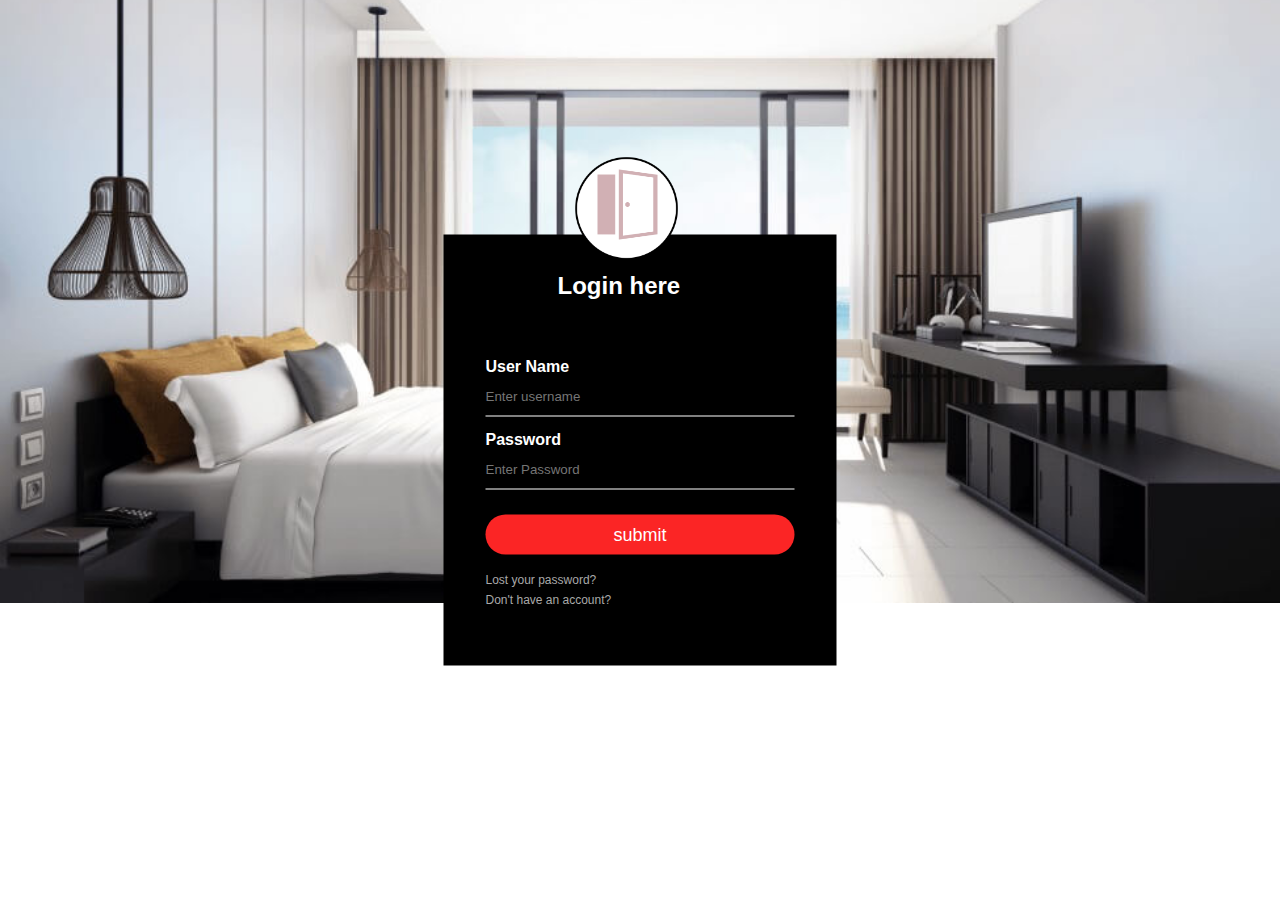
<file: login.html>
<!DOCTYPE html>
<html lang="en">

<head>
    <meta charset="UTF-8">
    <meta http-equiv="X-UA-Compatible" content="IE=edge">
    <meta name="viewport" content="width=device-width, initial-scale=1.0">
    <title>Login</title>
</head>
<style>
    * {
        margin: 0;
        padding: 0;
        font-family: sans-serif;
    }

    body {
        background: url(img/si.jpeg) no-repeat;
        height: 564px;
        background-size: cover;
        background-position: center;
    }

    .loginbox {
        width: 393px;
        height: 431px;
        background: #000;
        color: #fff;
        top: 50%;
        position: absolute;
        transform: translate(-50%, -50%);
        box-sizing: border-box;
    }

    .box {
        padding-left: 40rem;
    }

    .circle {
        border-color: #fff;
        width: 120px;
        height: 120px;
        padding-left: 123px;
        position: absolute;
        top: -20%;
        left: calc(-50%, -50%);
    }

    .logo {
        width: 60px;
        height: 70px;
        padding-left: 154px;
        position: absolute;
        top: -15%;
        left: calc(-50%, -50%);
    }

    form {
        font-family: sans-serif;
        padding: 7px 42px;
    }

    form p {
        font-weight: bold;
        padding-top: 14px;

    }

    .box input[type="text"],
    input[type="password"] {
        border: none;
        border-bottom: 1px solid #fff;
        background: transparent;
        outline: none;
        height: 40px;
        margin: 0;
        color: #fff;
        font-size: 16;
    }

    .box input {
        width: 100%;
        margin: 0;

    }

    .box input[type="submit"] {
        border: none;
        outline: none;
        transition: 1s;
        height: 40px;
        background: #fb2525;
        color: #fff;
        font-size: 18px;
        border-radius: 20px;
    }

    .box input[type="submit"]:hover {
        cursor: pointer;
        background: #ffc107;
        color: #000;
    }

    .box a {
        text-decoration: none;
        font-size: 12px;
        line-height: 20px;
        color: darkgray;
    }

    .box a:hover {
        color: #ffc107;
    }

    .box h2 {
        padding: 37px 114px;
        font-weight: bold;
    }

    #formerror {
        color: red;
        font-size: 0.75rem;
       
    }
    #formerror2 {
        color: red;
        font-size: 0.75rem;
       
    }

    .bt {
        padding-top: 25px;
        padding-bottom: 15px;
    }
</style>

<body>

    <div class="box">
        <div class="loginbox">
            <img src="./img/circle.png" class="circle" alt="white" method="post">
            <img src="./logo.png" alt="logo" class="logo">
            <h2>Login here</h2>


            <form name="myForm" action="/action_page.php" onsubmit="return validateForm()" method="post">
                <p>User Name</p>
                <div class="fdegign" id="n">
                    <input type="text" name="fname" placeholder="Enter username">
                    <spam id="formerror"></spam>
                </div>
                <p>Password</p>
                <input type="password" name="name" placeholder="Enter Password">
                <spam id="formerror2"></spam>
                <div class="bt">
                    <input class="but" type="submit" value="submit">
                </div>
                <a href="#">Lost your password?</a><br>
                <a href="a">Don't have an account?</a>
            </form>
        </div>
    </div>
    <script>
        function validateForm() {
            let x = document.forms["myForm"]["fname"].value;
            let y = document.forms["myForm"]["name"].value;
            if (x == "" && y == "") {
                alert("Both must be filled out");
                return false;
            }else if(x == ""){
                document.getElementById("formerror").innerHTML="name must be filled out";
                return false;
            }else if(y == "" ){
                document.getElementById("formerror2").innerHTML="Password must be filled out";
                return false;
            }
            else if(x.length<8){
                document.getElementById("formerror").innerHTML="Name should be grater then 8";
                return false;
            }else if(y.length<6){
                document.getElementById("formerror2").innerHTML="Password should be grater then 6";
                return false;
            }else{
                
                return true;
            }
            

        }
    </script>
</body>

</html>
</file>
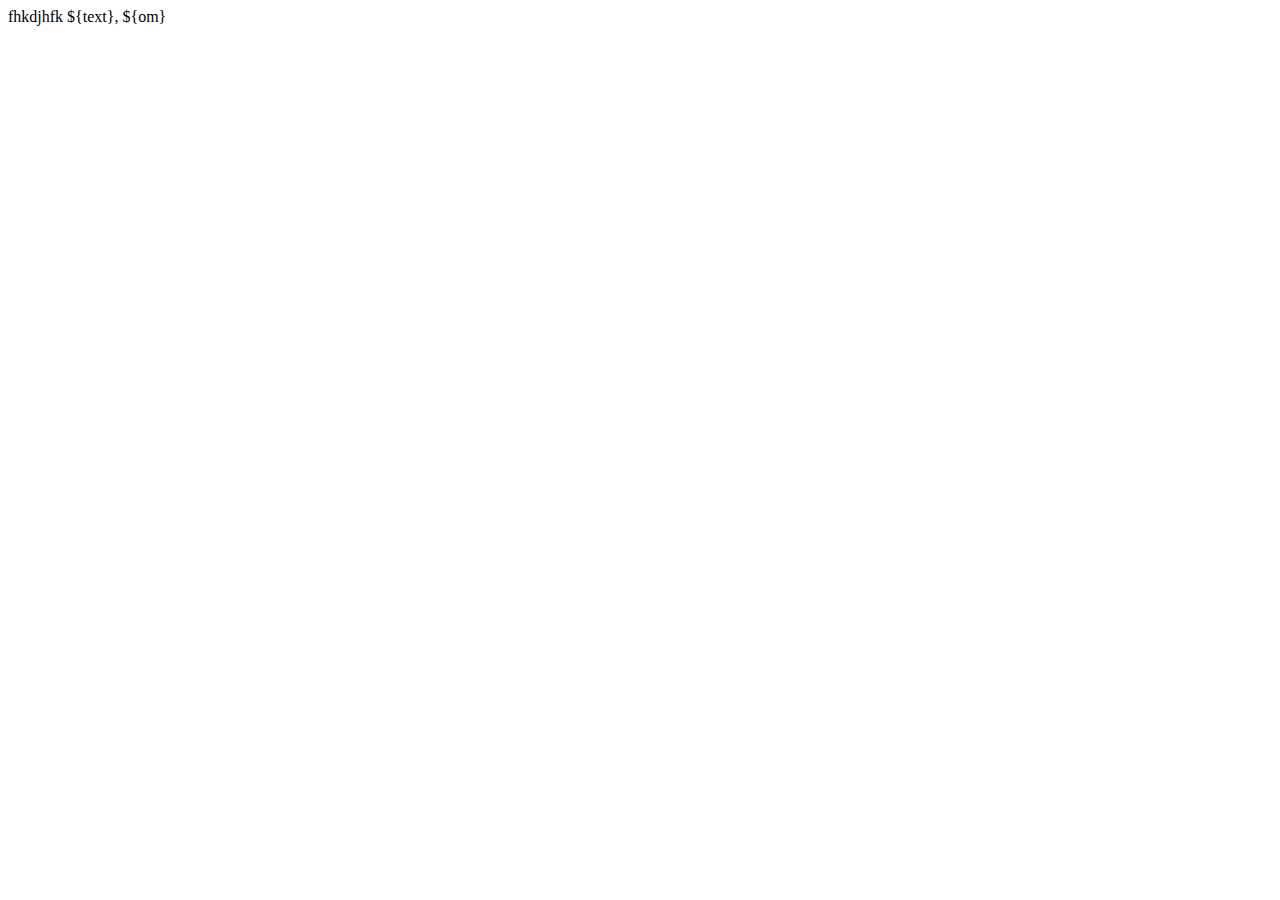
<file: pr.html>
<html>
    <haed><title>pr</title>
        </haed>
        <body>
            <p id="demo"></p>
            <script>
                let text=" hsdjkfhk";
                let om="djsgf fg";
                let x='fhkdjhfk ${text}, ${om}';
                document.getElementById("demo").innerHTML=x;
            </script>
        </body>
        </html>
</file>
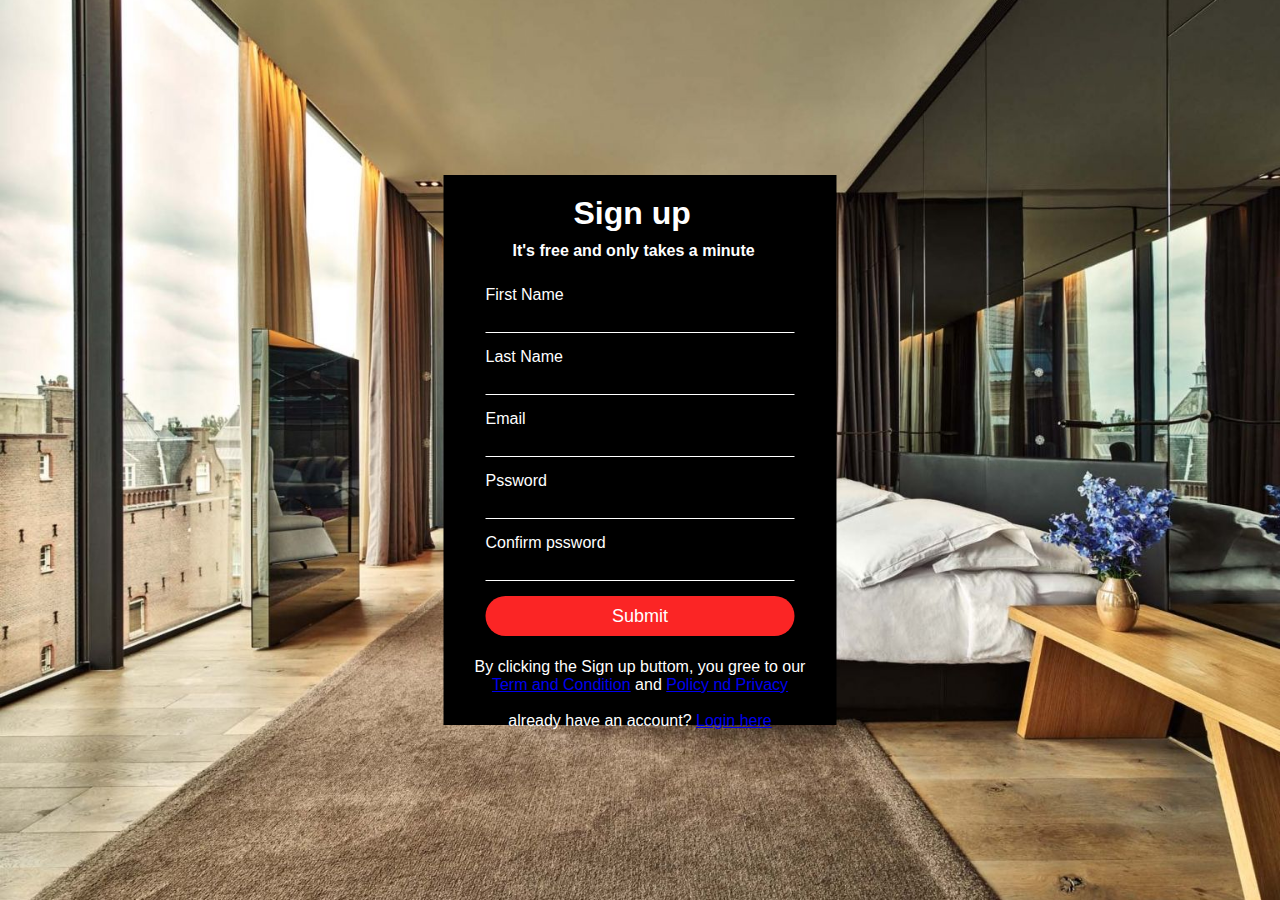
<file: sign-up.html>
<html>

<head>
    <title>sign up</title>
</head>
<link rel="stylesheet" href="sign-up.css">

<body class="sign">
    <div class="sign-box">
        <div class="sign-up">
            <h1>Sign up</h1>
            <h4>It's free and only takes a minute</h4>
            <form>
                <label>First Name</label>
                <input type="text" placeholder="">
                <label>Last Name</label>
                <input type="text" placeholder="">
                <label>Email</label>
                <input type="email" placeholder="">
                <label>Pssword</label>
                <input type="password" placeholder="">
                <label>Confirm pssword</label>
                <input type="password" placeholder="">
                <input type="button" value="Submit">
            </form>
            <p>By clicking the Sign up buttom, you gree to our<br>
                <a href="#">Term and Condition</a> and <a href="#">Policy nd Privacy</a>
            </p><br>
            <p>already have an account? <a href="login.html">Login here</a></p><br>
        </div>
    </div>
</body>

</html>
</file>
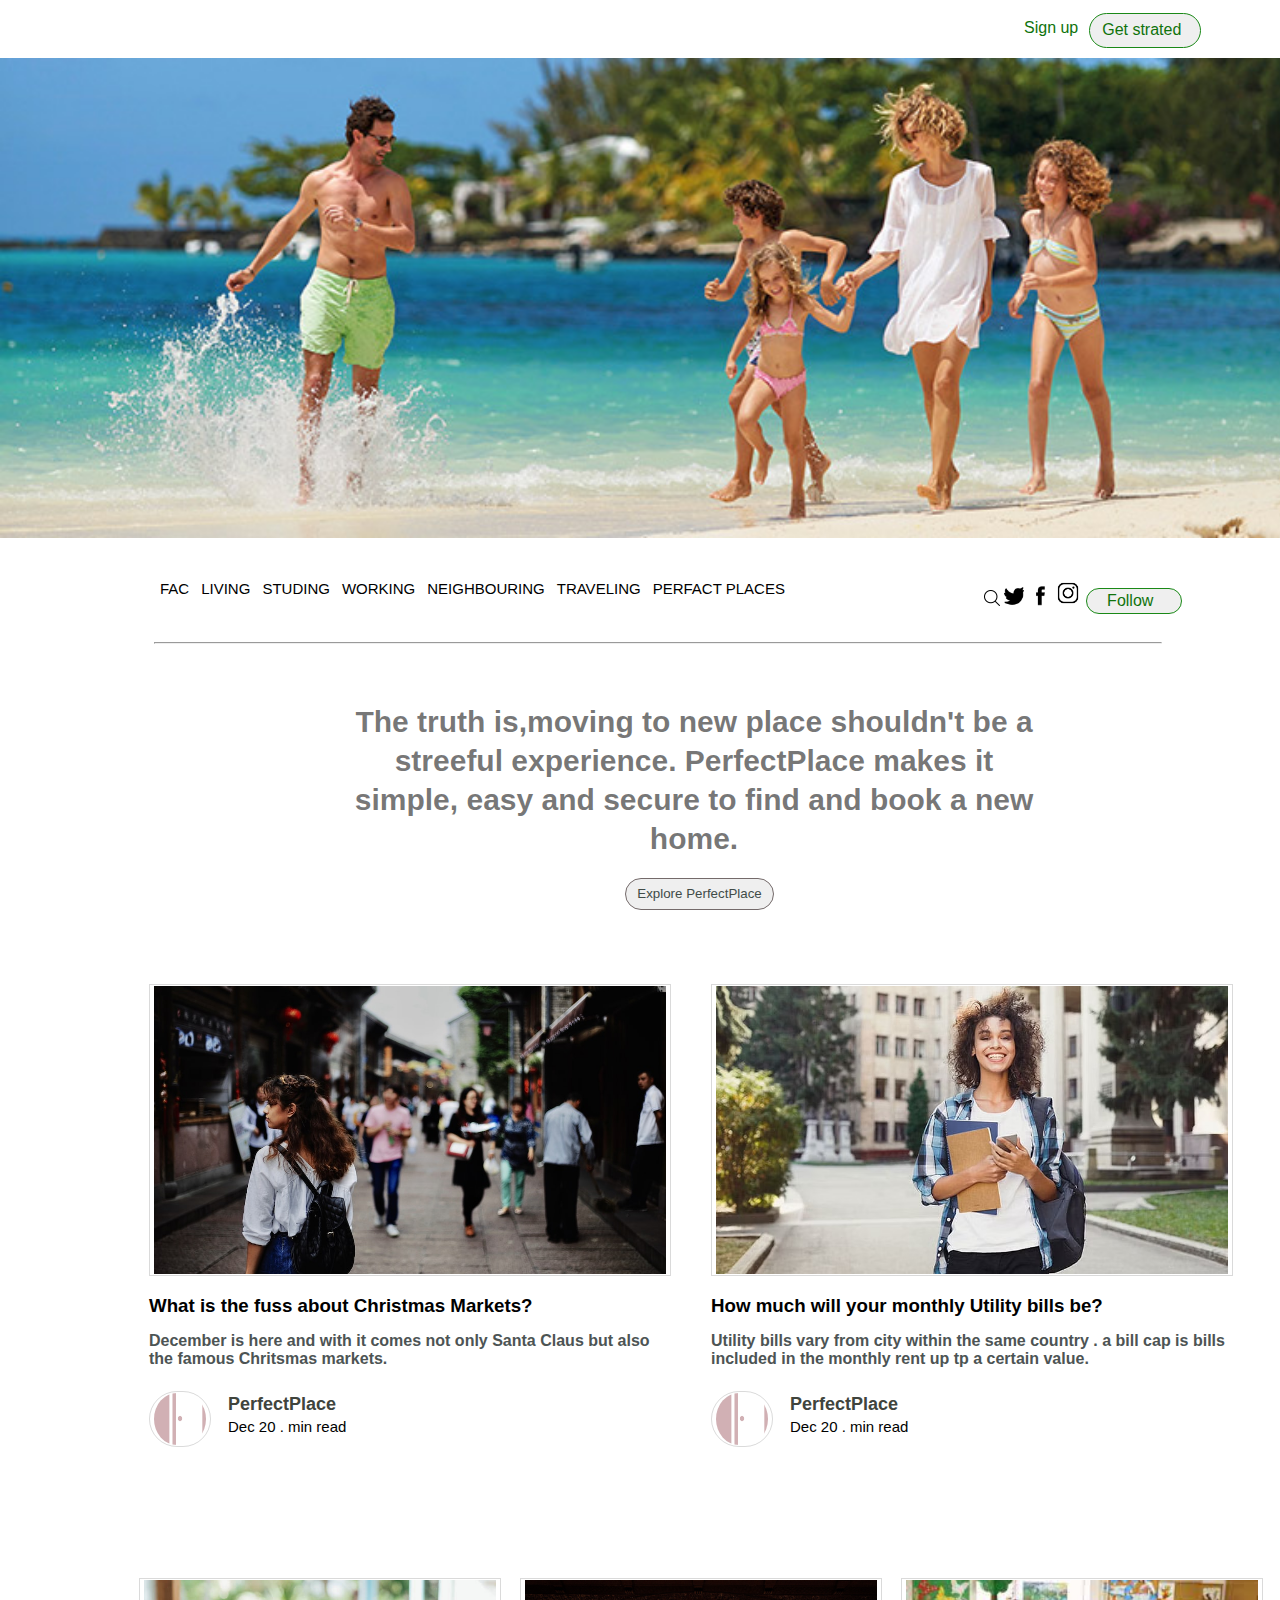
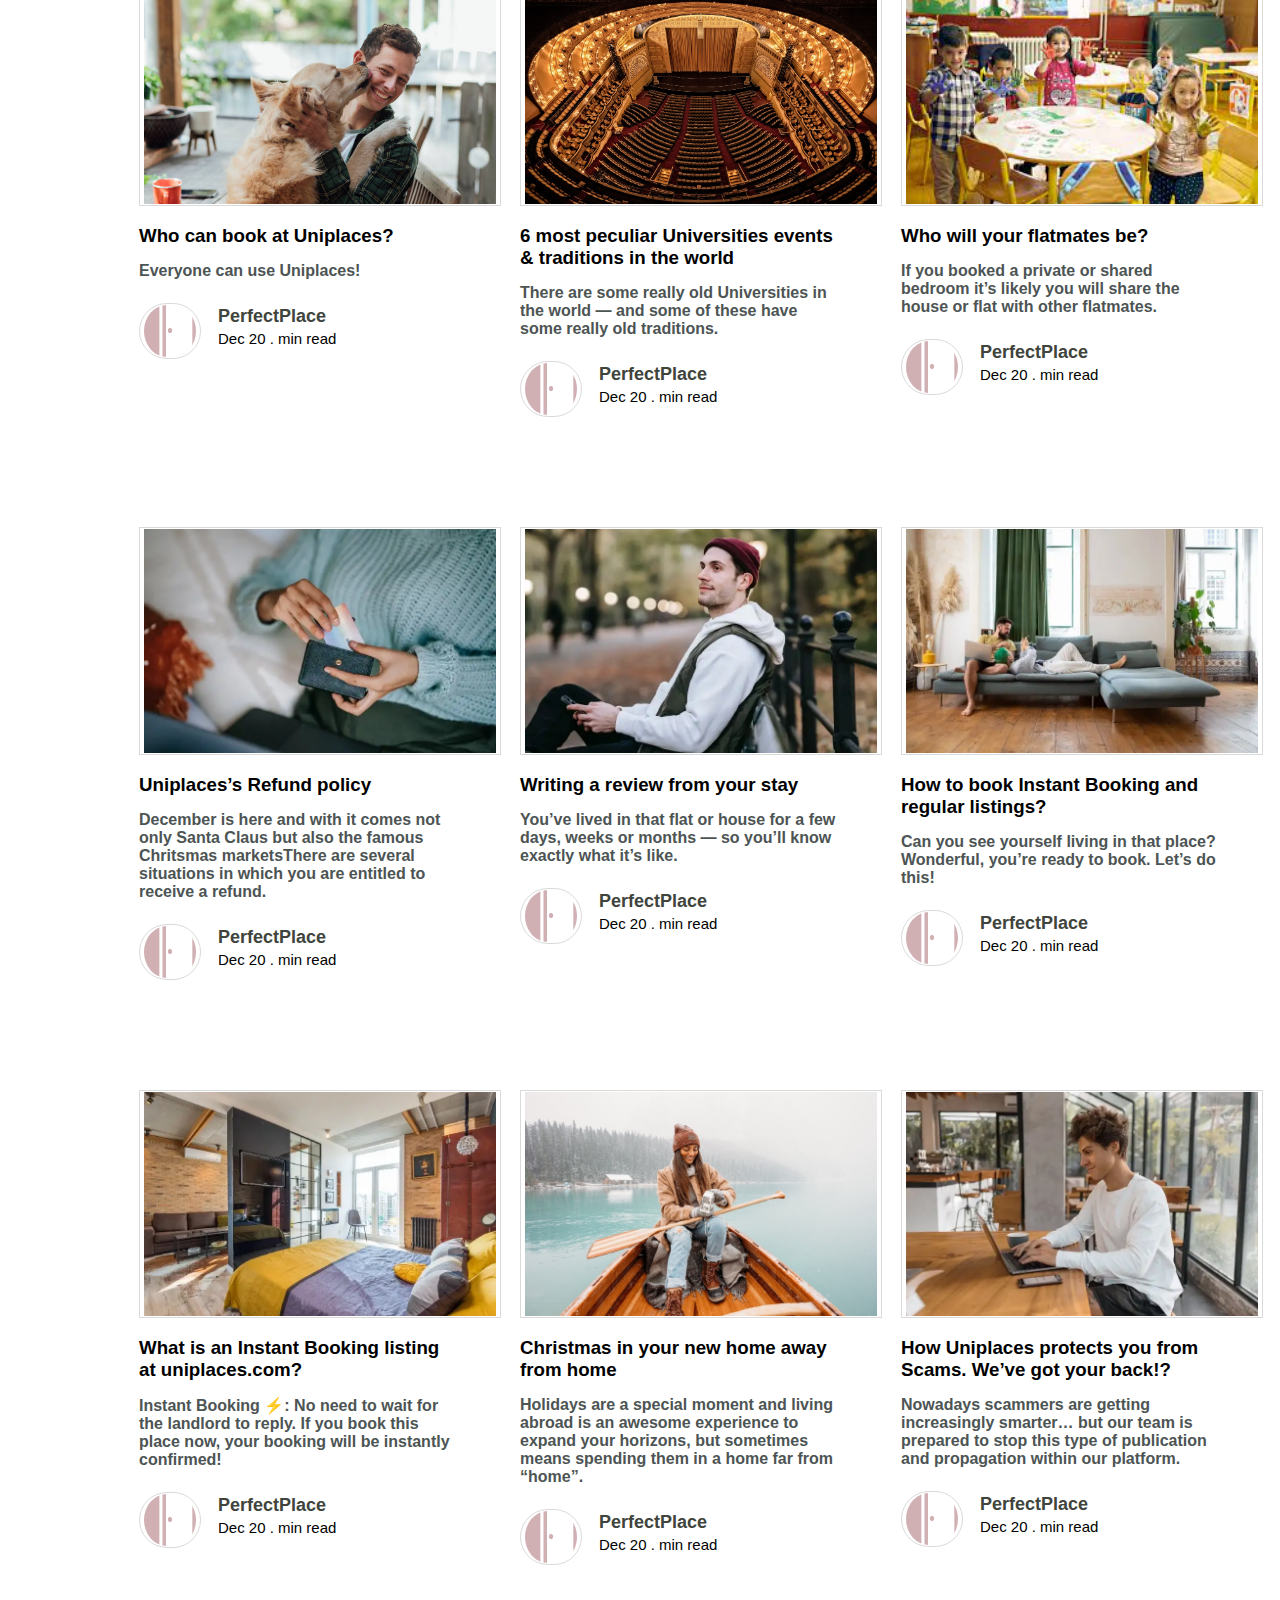
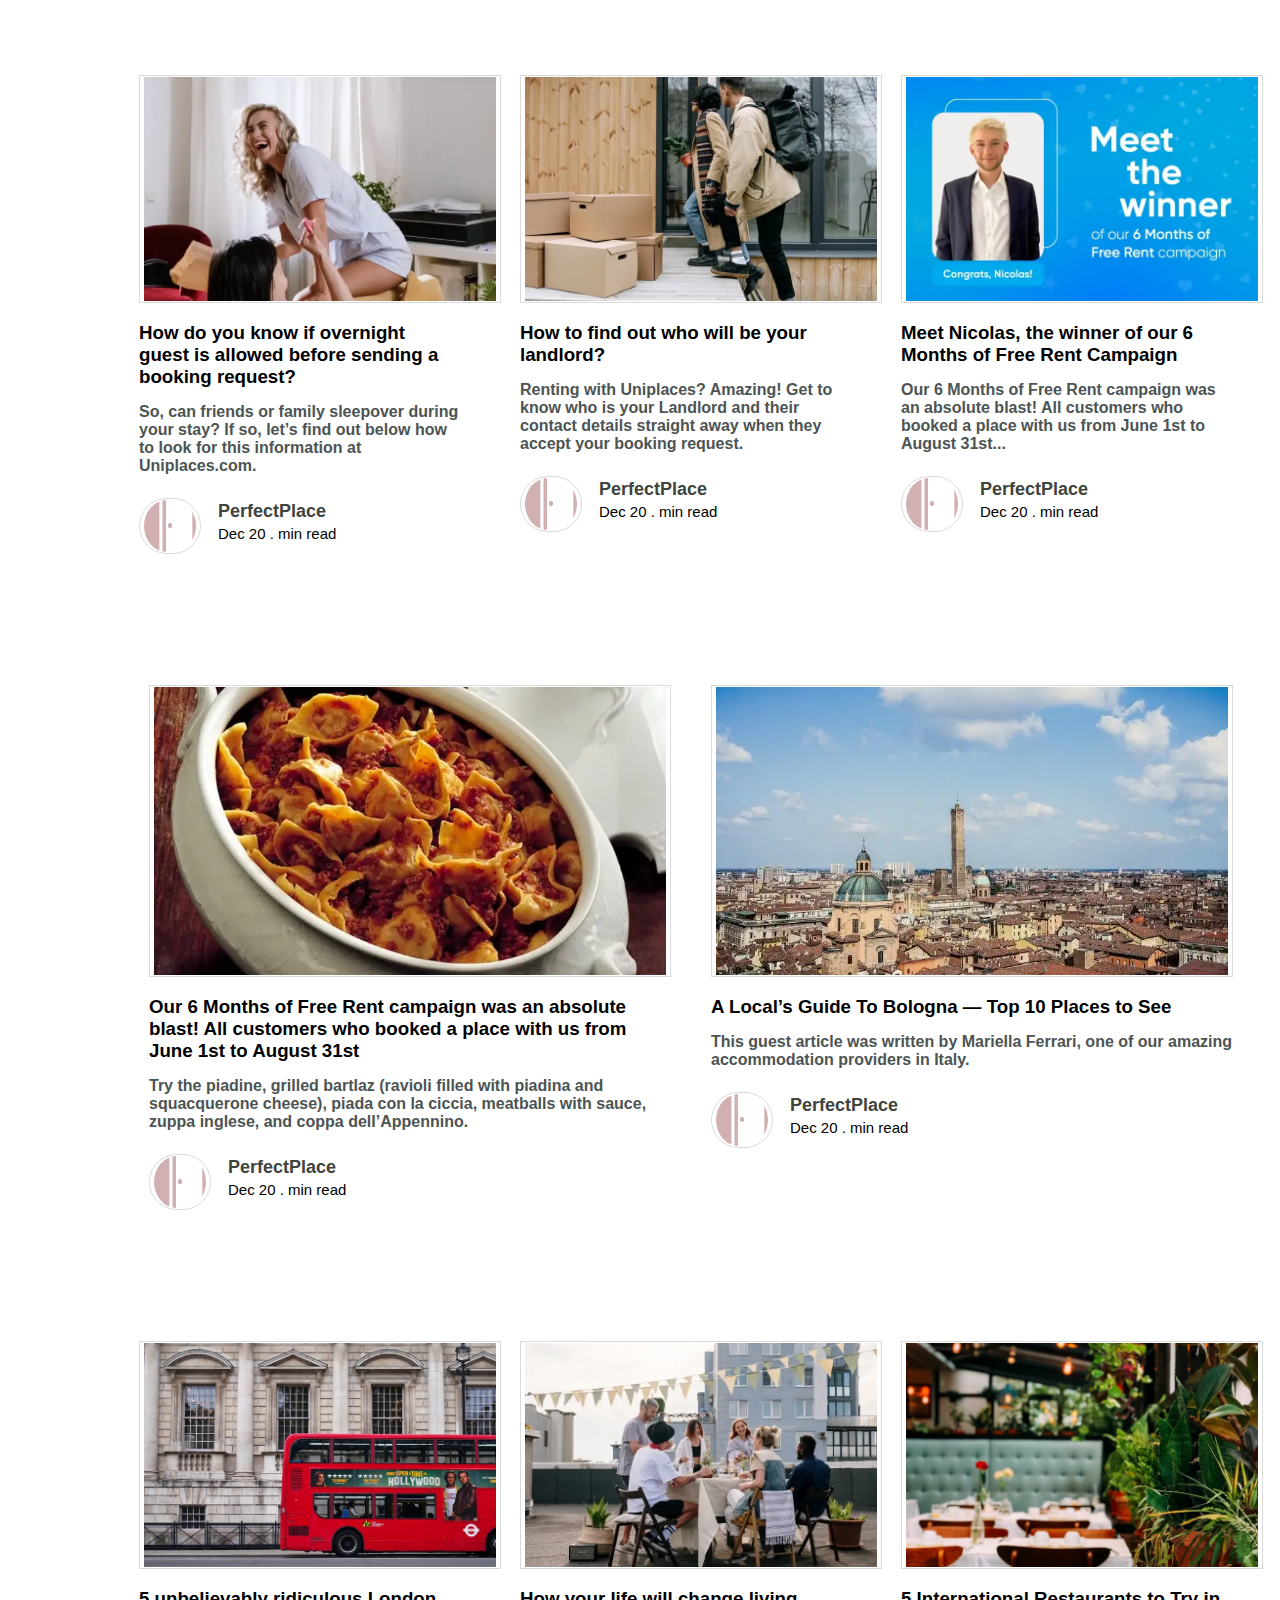
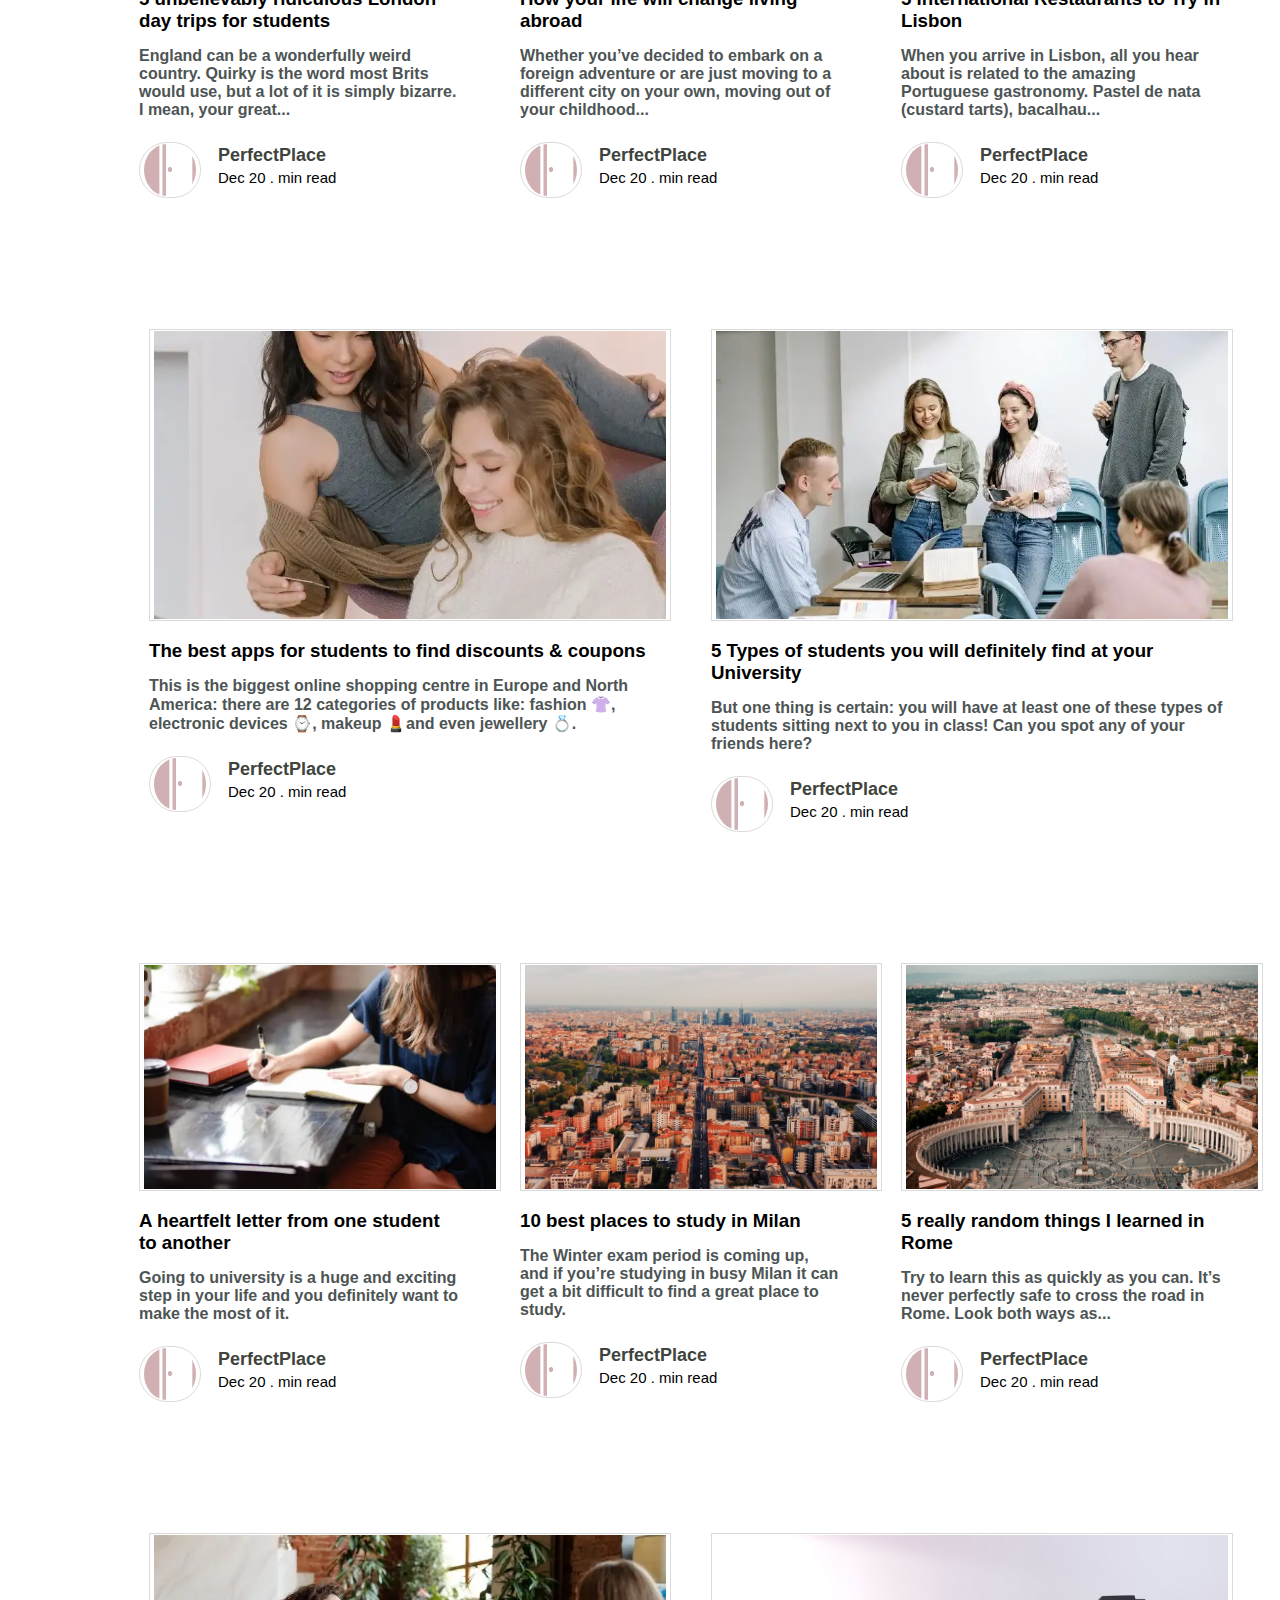
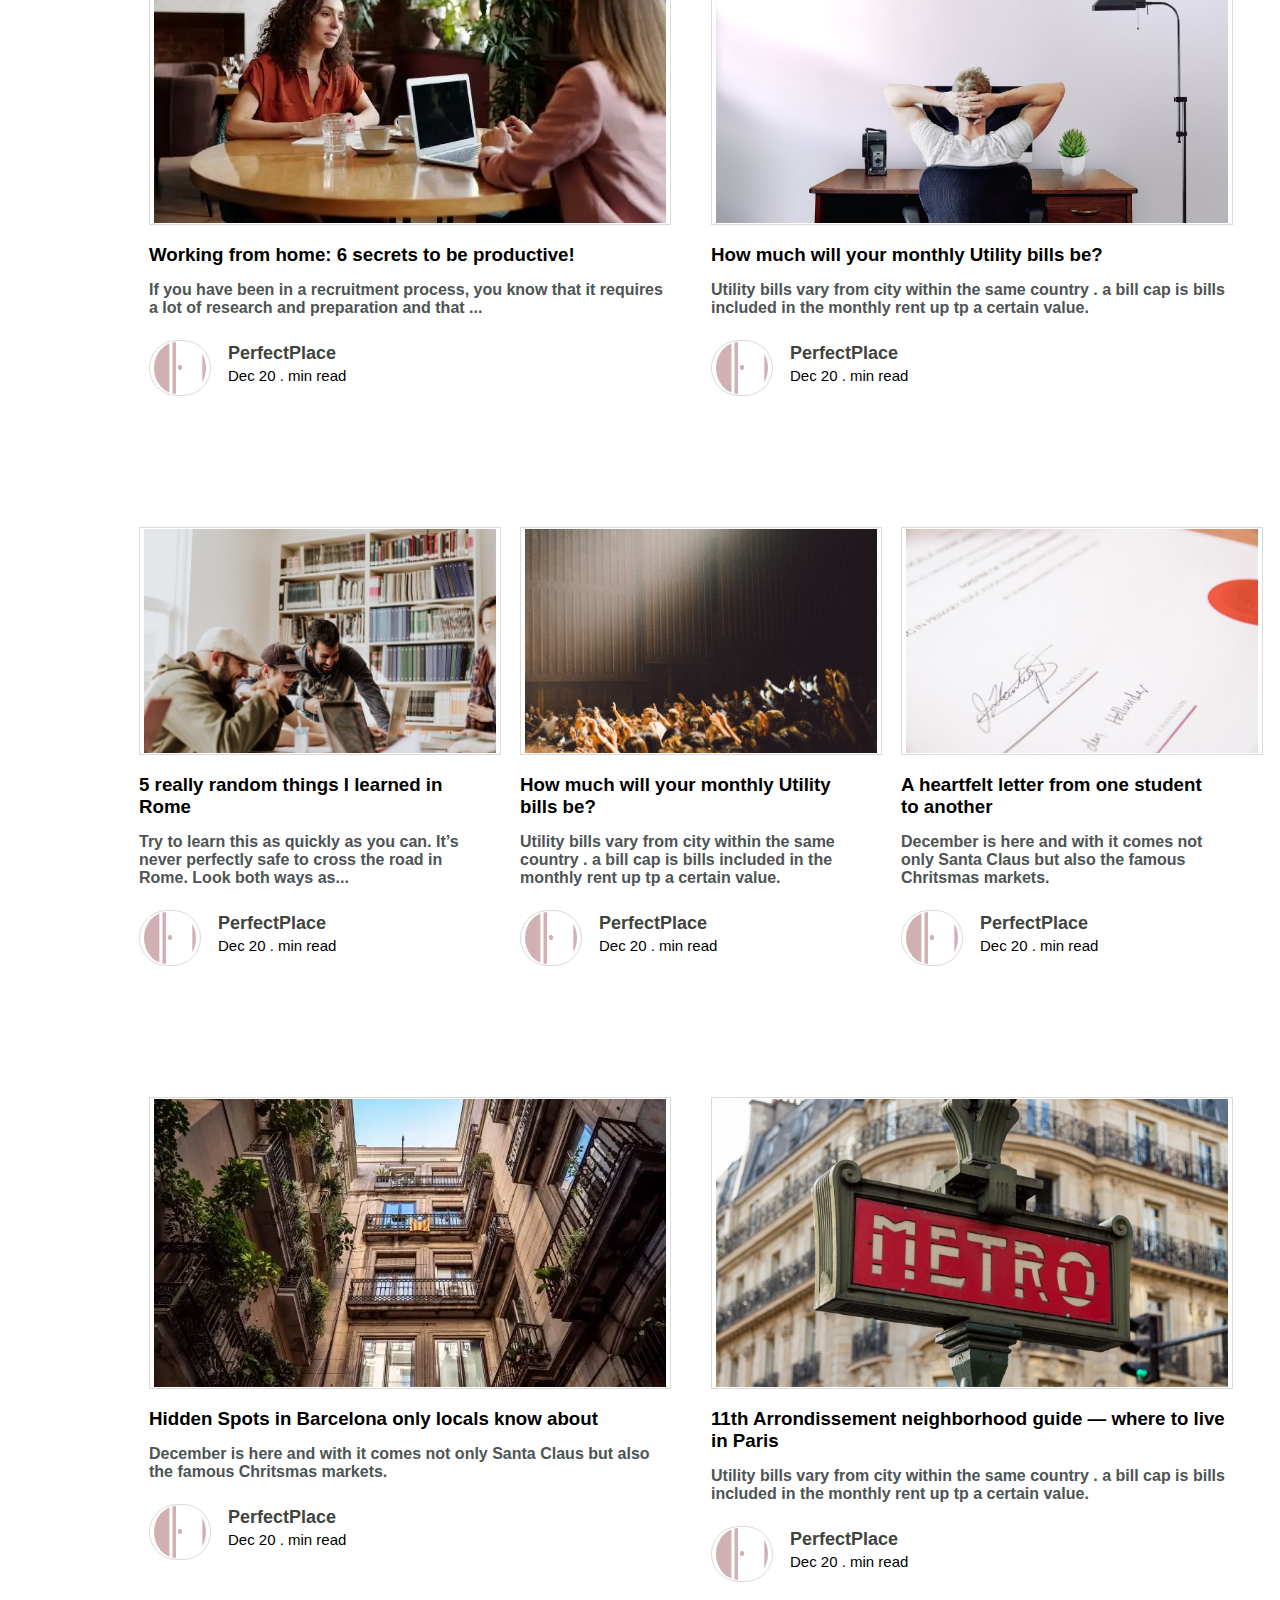
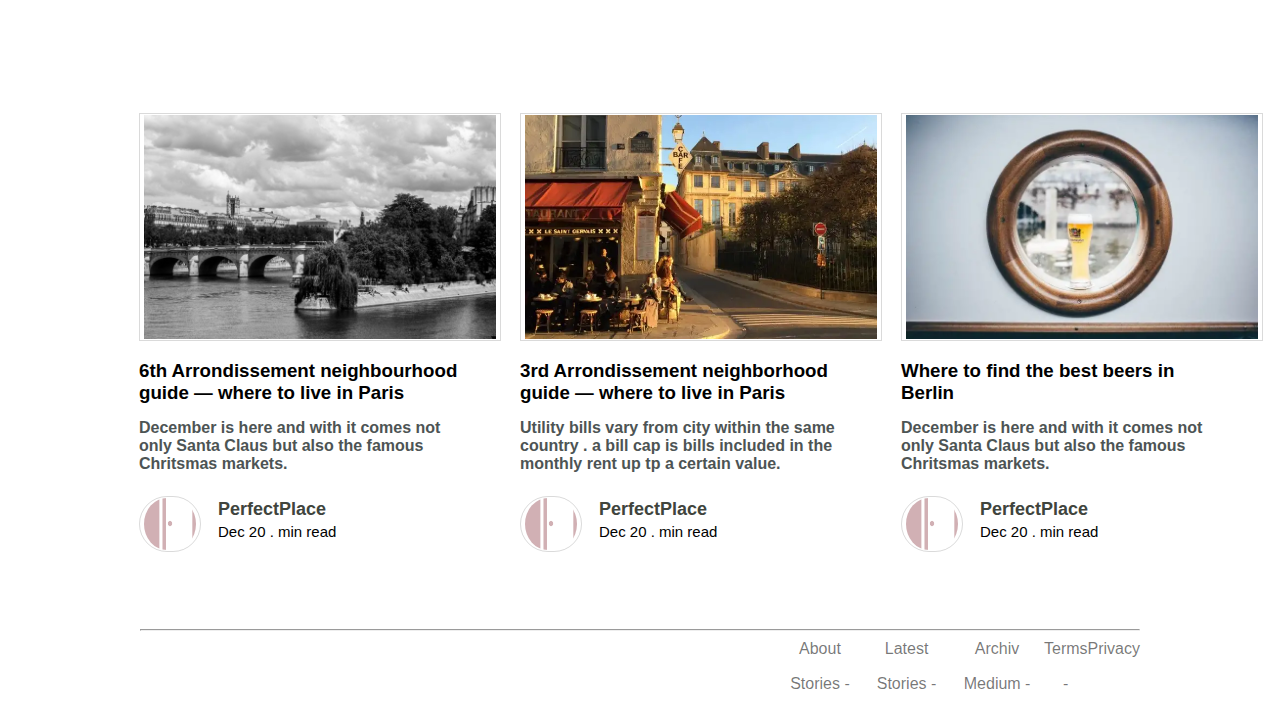
<file: stories.html>
<!DOCTYPE html>
<html lang="en">

<head>
    <meta charset="UTF-8">
    <meta http-equiv="X-UA-Compatible" content="IE=edge">
    <meta name="viewport" content="width=device-width, initial-scale=1.0">
    <title>Stories</title>
    <link rel="stylesheet" href="sign-up.css">
</head>

<body class="story">
    <div class="rigth-nav">

        <a href="login.html">Sign up</a>
        <div class="bbtn">
            <a href="sign-up.html"> <button class="btn2">Get strated</button></a>

        </div>
    </div>
    <div class="left">

        <img class="img" src="./img/family-mauritius.jpg" alt="fmily">
        <div class="line">
            <p>FAC</p>
            <p>LIVING</p>
            <p>STUDING</p>
            <p>WORKING</p>
            <p>NEIGHBOURING</p>
            <p>TRAVELING</p>
            <p>PERFACT PLACES</p>
            <div class="lines">
                <img class="i" src="./img/search-interface-symbol.png" alt="serch">
                <img class="i2" src="./img/739206.png" alt="icon">
                <img class="i3" src="./img/104498_facebook_icon.png" alt="icon">
                <img class="i4" src="./img/icons8-instagram-48.png" alt="icon">
                <a href="sign-up.html"> <button class="btn3">Follow</button></a>
            </div>
        </div>

        <div class="hr">
            <hr>
        </div>
        <div class="h2">
            <h2>The truth is,moving to new place shouldn't be a streeful experience. PerfectPlace makes it simple, easy
                and secure to find and book a new home. </h2>
        </div>
    </div>
    <div class="btnn">
        <a href="sign-up.html"> <button class="btn5"> Explore PerfectPlace</button></a>
    </div>
    <div class="ert">
        <div class="ert2">
            <img src="./img/photo-1495521663446-84645063e649.jpg" alt="photo">
            <h3>What is the fuss about Christmas Markets?</h3>
            <h5>December is here and with it comes not only Santa Claus but also the famous Chritsmas markets.</h5>
            <div class="logo">
                <div class="tryu"><img src="./logo.png" alt="photo"></div>
                <div class="rtfh">
                    <h2>PerfectPlace</h2>
                    <div class="ert3">
                        <p>Dec 20 . min read</p>
                    </div>
                </div>
            </div>
        </div>
        <div class="ert2">
            <img src="./img/photo.avif" alt="photo">
            <h3>How much will your monthly Utility bills be?</h3>
            <h5>Utility bills vary from city within the same country . a bill cap is bills included in the monthly rent
                up tp a certain value.</h5>
            <div class="logo">
                <div class="tryu"><img src="./logo.png" alt="photo"></div>
                <div class="rtfh">
                    <h2>PerfectPlace</h2>
                    <div class="ert3">
                        <p>Dec 20 . min read</p>
                    </div>
                </div>
            </div>
        </div>
    </div>
    <div class="ert-2">
        <div class="ert--2">
            <img src="./img/pet.jpg" alt="photo">
            <h3>Who can book at Uniplaces?</h3>
            <h5>Everyone can use Uniplaces!</h5>
            <div class="logo">
                <div class="tryu"><img src="./logo.png" alt="photo"></div>
                <div class="rtfh">
                    <h2>PerfectPlace</h2>
                    <div class="ert3">
                        <p>Dec 20 . min read</p>
                    </div>
                </div>
            </div>
        </div>
        <div class="ert--2">
            <img src="./img/pet2.jpg" alt="photo">
            <h3>6 most peculiar Universities events & traditions in the world</h3>
            <h5>There are some really old Universities in the world — and some of these have some really old traditions.
            </h5>
            <div class="logo">
                <div class="tryu"><img src="./logo.png" alt="photo"></div>
                <div class="rtfh">
                    <h2>PerfectPlace</h2>
                    <div class="ert3">
                        <p>Dec 20 . min read</p>
                    </div>
                </div>
            </div>
        </div>
        <div class="ert--2">
            <img src="./img/pet3.jpg" alt="photo">
            <h3>Who will your flatmates be?</h3>
            <h5>If you booked a private or shared bedroom it’s likely you will share the house or flat with other
                flatmates.</h5>
            <div class="logo">
                <div class="tryu"><img src="./logo.png" alt="photo"></div>
                <div class="rtfh">
                    <h2>PerfectPlace</h2>
                    <div class="ert3">
                        <p>Dec 20 . min read</p>
                    </div>
                </div>
            </div>
        </div>
    </div>
    <div class="ert-2">
        <div class="ert--2">
            <img src="./img/1.webp" alt="photo">
            <h3>Uniplaces’s Refund policy</h3>
            <h5>December is here and with it comes not only Santa Claus but also the famous Chritsmas marketsThere are
                several situations in which you are entitled to receive a refund.</h5>
            <div class="logo">
                <div class="tryu"><img src="./logo.png" alt="photo"></div>
                <div class="rtfh">
                    <h2>PerfectPlace</h2>
                    <div class="ert3">
                        <p>Dec 20 . min read</p>
                    </div>
                </div>
            </div>
        </div>
        <div class="ert--2">
            <img src="./img/2.webp" alt="photo">
            <h3>Writing a review from your stay</h3>
            <h5>You’ve lived in that flat or house for a few days, weeks or months — so you’ll know exactly what it’s
                like.</h5>
            <div class="logo">
                <div class="tryu"><img src="./logo.png" alt="photo"></div>
                <div class="rtfh">
                    <h2>PerfectPlace</h2>
                    <div class="ert3">
                        <p>Dec 20 . min read</p>
                    </div>
                </div>
            </div>
        </div>
        <div class="ert--2">
            <img src="./img/3.webp" alt="photo">
            <h3>How to book Instant Booking and regular listings?</h3>
            <h5>Can you see yourself living in that place? Wonderful, you’re ready to book. Let’s do this!</h5>
            <div class="logo">
                <div class="tryu"><img src="./logo.png" alt="photo"></div>
                <div class="rtfh">
                    <h2>PerfectPlace</h2>
                    <div class="ert3">
                        <p>Dec 20 . min read</p>
                    </div>
                </div>
            </div>
        </div>
    </div>
    <div class="ert-2">
        <div class="ert--2">
            <img src="./img/4.webp" alt="photo">
            <h3>What is an Instant Booking listing at uniplaces.com?</h3>
            <h5>Instant Booking ⚡️: No need to wait for the landlord to reply. If you book this place now, your booking
                will be instantly confirmed!</h5>
            <div class="logo">
                <div class="tryu"><img src="./logo.png" alt="photo"></div>
                <div class="rtfh">
                    <h2>PerfectPlace</h2>
                    <div class="ert3">
                        <p>Dec 20 . min read</p>
                    </div>
                </div>
            </div>
        </div>
        <div class="ert--2">
            <img src="./img/5.jpg" alt="photo">
            <h3>Christmas in your new home away from home</h3>
            <h5>Holidays are a special moment and living abroad is an awesome experience to expand your horizons, but
                sometimes means spending them in a home far from “home”.</h5>
            <div class="logo">
                <div class="tryu"><img src="./logo.png" alt="photo"></div>
                <div class="rtfh">
                    <h2>PerfectPlace</h2>
                    <div class="ert3">
                        <p>Dec 20 . min read</p>
                    </div>
                </div>
            </div>
        </div>
        <div class="ert--2">
            <img src="./img/6.webp" alt="photo">
            <h3>How Uniplaces protects you from Scams. We’ve got your back!?</h3>
            <h5>Nowadays scammers are getting increasingly smarter… but our team is prepared to stop this type of
                publication and propagation within our platform.</h5>
            <div class="logo">
                <div class="tryu"><img src="./logo.png" alt="photo"></div>
                <div class="rtfh">
                    <h2>PerfectPlace</h2>
                    <div class="ert3">
                        <p>Dec 20 . min read</p>
                    </div>
                </div>
            </div>
        </div>
    </div>
    <div class="ert-2">
        <div class="ert--2">
            <img src="./img/7.webp" alt="photo">
            <h3>How do you know if overnight guest is allowed before sending a booking request?</h3>
            <h5>So, can friends or family sleepover during your stay? If so, let’s find out below how to look for this
                information at Uniplaces.com.</h5>
            <div class="logo">
                <div class="tryu"><img src="./logo.png" alt="photo"></div>
                <div class="rtfh">
                    <h2>PerfectPlace</h2>
                    <div class="ert3">
                        <p>Dec 20 . min read</p>
                    </div>
                </div>
            </div>
        </div>
        <div class="ert--2">
            <img src="./img/8.webp" alt="photo">
            <h3>How to find out who will be your landlord?</h3>
            <h5>Renting with Uniplaces? Amazing! Get to know who is your Landlord and their contact details straight
                away when they accept your booking request.</h5>
            <div class="logo">
                <div class="tryu"><img src="./logo.png" alt="photo"></div>
                <div class="rtfh">
                    <h2>PerfectPlace</h2>
                    <div class="ert3">
                        <p>Dec 20 . min read</p>
                    </div>
                </div>
            </div>
        </div>
        <div class="ert--2">
            <img src="./img/9.webp" alt="photo">
            <h3>Meet Nicolas, the winner of our 6 Months of Free Rent Campaign</h3>
            <h5>Our 6 Months of Free Rent campaign was an absolute blast! All customers who booked a place with us from
                June 1st to August 31st...</h5>
            <div class="logo">
                <div class="tryu"><img src="./logo.png" alt="photo"></div>
                <div class="rtfh">
                    <h2>PerfectPlace</h2>
                    <div class="ert3">
                        <p>Dec 20 . min read</p>
                    </div>
                </div>
            </div>
        </div>
    </div>
    <div class="ert">
        <div class="ert2">
            <img src="./img/10.webp" alt="photo">
            <h3>Our 6 Months of Free Rent campaign was an absolute blast! All customers who booked a place with us from
                June 1st to August 31st </h3>
            <h5>Try the piadine, grilled bartlaz (ravioli filled with piadina and squacquerone cheese), piada con la
                ciccia, meatballs with sauce, zuppa inglese, and coppa dell’Appennino.</h5>
            <div class="logo">
                <div class="tryu"><img src="./logo.png" alt="photo"></div>
                <div class="rtfh">
                    <h2>PerfectPlace</h2>
                    <div class="ert3">
                        <p>Dec 20 . min read</p>
                    </div>
                </div>
            </div>
        </div>
        <div class="ert2">
            <img src="./img/11.webp" alt="photo">
            <h3>A Local’s Guide To Bologna — Top 10 Places to See</h3>
            <h5>This guest article was written by Mariella Ferrari, one of our amazing accommodation providers in Italy.
            </h5>
            <div class="logo">
                <div class="tryu"><img src="./logo.png" alt="photo"></div>
                <div class="rtfh">
                    <h2>PerfectPlace</h2>
                    <div class="ert3">
                        <p>Dec 20 . min read</p>
                    </div>
                </div>
            </div>
        </div>
    </div>
    <div class="ert-2">
        <div class="ert--2">
            <img src="./img//12.jpg" alt="photo">
            <h3>5 unbelievably ridiculous London day trips for students</h3>
            <h5>England can be a wonderfully weird country. Quirky is the word most Brits would use, but a lot of it is
                simply bizarre. I mean, your great...</h5>
            <div class="logo">
                <div class="tryu"><img src="./logo.png" alt="photo"></div>
                <div class="rtfh">
                    <h2>PerfectPlace</h2>
                    <div class="ert3">
                        <p>Dec 20 . min read</p>
                    </div>
                </div>
            </div>
        </div>
        <div class="ert--2">
            <img src="./img/13.webp" alt="photo">
            <h3>How your life will change living abroad</h3>
            <h5>Whether you’ve decided to embark on a foreign adventure or are just moving to a different city on your
                own, moving out of your childhood...</h5>
            <div class="logo">
                <div class="tryu"><img src="./logo.png" alt="photo"></div>
                <div class="rtfh">
                    <h2>PerfectPlace</h2>
                    <div class="ert3">
                        <p>Dec 20 . min read</p>
                    </div>
                </div>
            </div>
        </div>
        <div class="ert--2">
            <img src="./img/14.jpg" alt="photo">
            <h3>5 International Restaurants to Try in Lisbon</h3>
            <h5>When you arrive in Lisbon, all you hear about is related to the amazing Portuguese gastronomy. Pastel de
                nata (custard tarts), bacalhau...</h5>
            <div class="logo">
                <div class="tryu"><img src="./logo.png" alt="photo"></div>
                <div class="rtfh">
                    <h2>PerfectPlace</h2>
                    <div class="ert3">
                        <p>Dec 20 . min read</p>
                    </div>
                </div>
            </div>
        </div>
    </div>
    <div class="ert">
        <div class="ert2">
            <img src="./img/15.webp" alt="photo">
            <h3>The best apps for students to find discounts & coupons</h3>
            <h5>This is the biggest online shopping centre in Europe and North America: there are 12 categories of
                products like: fashion 👚, electronic devices ⌚️, makeup 💄and even jewellery 💍.
            </h5>
            <div class="logo">
                <div class="tryu"><img src="./logo.png" alt="photo"></div>
                <div class="rtfh">
                    <h2>PerfectPlace</h2>
                    <div class="ert3">
                        <p>Dec 20 . min read</p>
                    </div>
                </div>
            </div>
        </div>
        <div class="ert2">
            <img src="./img/16.webp" alt="photo">
            <h3>5 Types of students you will definitely find at your University</h3>
            <h5>But one thing is certain: you will have at least one of these types of students sitting next to you in
                class! Can you spot any of your friends here?</h5>
            <div class="logo">
                <div class="tryu"><img src="./logo.png" alt="photo"></div>
                <div class="rtfh">
                    <h2>PerfectPlace</h2>
                    <div class="ert3">
                        <p>Dec 20 . min read</p>
                    </div>
                </div>
            </div>
        </div>
    </div>
    <div class="ert-2">
        <div class="ert--2">
            <img src="./img/17.webp" alt="photo">
            <h3>A heartfelt letter from one student to another</h3>
            <h5>Going to university is a huge and exciting step in your life and you definitely want to make the most of
                it.</h5>
            <div class="logo">
                <div class="tryu"><img src="./logo.png" alt="photo"></div>
                <div class="rtfh">
                    <h2>PerfectPlace</h2>
                    <div class="ert3">
                        <p>Dec 20 . min read</p>
                    </div>
                </div>
            </div>
        </div>
        <div class="ert--2">
            <img src="./img/18.jpg" alt="photo">
            <h3>10 best places to study in Milan</h3>
            <h5>The Winter exam period is coming up, and if you’re studying in busy Milan it can get a bit difficult to
                find a great place to study. </h5>
            <div class="logo">
                <div class="tryu"><img src="./logo.png" alt="photo"></div>
                <div class="rtfh">
                    <h2>PerfectPlace</h2>
                    <div class="ert3">
                        <p>Dec 20 . min read</p>
                    </div>
                </div>
            </div>
        </div>
        <div class="ert--2">
            <img src="./img/19.jpg" alt="photo">
            <h3>5 really random things I learned in Rome</h3>
            <h5>Try to learn this as quickly as you can. It’s never perfectly safe to cross the road in Rome. Look both
                ways as...</h5>
            <div class="logo">
                <div class="tryu"><img src="./logo.png" alt="photo"></div>
                <div class="rtfh">
                    <h2>PerfectPlace</h2>
                    <div class="ert3">
                        <p>Dec 20 . min read</p>
                    </div>
                </div>
            </div>
        </div>
    </div>
    <div class="ert">
        <div class="ert2">
            <img src="./img/20.webp" alt="photo">
            <h3>Working from home: 6 secrets to be productive!</h3>
            <h5>If you have been in a recruitment process, you know that it requires a lot of research and preparation
                and that ...</h5>
            <div class="logo">
                <div class="tryu"><img src="./logo.png" alt="photo"></div>
                <div class="rtfh">
                    <h2>PerfectPlace</h2>
                    <div class="ert3">
                        <p>Dec 20 . min read</p>
                    </div>
                </div>
            </div>
        </div>
        <div class="ert2">
            <img src="./img/21.jpg" alt="photo">
            <h3>How much will your monthly Utility bills be?</h3>
            <h5>Utility bills vary from city within the same country . a bill cap is bills included in the monthly rent
                up tp a certain value.</h5>
            <div class="logo">
                <div class="tryu"><img src="./logo.png" alt="photo"></div>
                <div class="rtfh">
                    <h2>PerfectPlace</h2>
                    <div class="ert3">
                        <p>Dec 20 . min read</p>
                    </div>
                </div>
            </div>
        </div>
    </div>
    <div class="ert-2">
        <div class="ert--2">
            <img src="./img/22.jpg" alt="photo">
            <h3>5 really random things I learned in Rome</h3>
            <h5>Try to learn this as quickly as you can. It’s never perfectly safe to cross the road in Rome. Look both
                ways as...</h5>
            <div class="logo">
                <div class="tryu"><img src="./logo.png" alt="photo"></div>
                <div class="rtfh">
                    <h2>PerfectPlace</h2>
                    <div class="ert3">
                        <p>Dec 20 . min read</p>
                    </div>
                </div>
            </div>
        </div>
        <div class="ert--2">
            <img src="./img/23.jpg" alt="photo">
            <h3>How much will your monthly Utility bills be?</h3>
            <h5>Utility bills vary from city within the same country . a bill cap is bills included in the monthly rent
                up tp a certain value.</h5>
            <div class="logo">
                <div class="tryu"><img src="./logo.png" alt="photo"></div>
                <div class="rtfh">
                    <h2>PerfectPlace</h2>
                    <div class="ert3">
                        <p>Dec 20 . min read</p>
                    </div>
                </div>
            </div>
        </div>
        <div class="ert--2">
            <img src="./img/24.jpg" alt="photo">
            <h3>A heartfelt letter from one student to another</h3>
            <h5>December is here and with it comes not only Santa Claus but also the famous Chritsmas markets.</h5>
            <div class="logo">
                <div class="tryu"><img src="./logo.png" alt="photo"></div>
                <div class="rtfh">
                    <h2>PerfectPlace</h2>
                    <div class="ert3">
                        <p>Dec 20 . min read</p>
                    </div>
                </div>
            </div>
        </div>
    </div>
    <div class="ert">
        <div class="ert2">
            <img src="./img/25.webp" alt="photo">
            <h3>Hidden Spots in Barcelona only locals know about</h3>
            <h5>December is here and with it comes not only Santa Claus but also the famous Chritsmas markets.</h5>
            <div class="logo">
                <div class="tryu"><img src="./logo.png" alt="photo"></div>
                <div class="rtfh">
                    <h2>PerfectPlace</h2>
                    <div class="ert3">
                        <p>Dec 20 . min read</p>
                    </div>
                </div>
            </div>
        </div>
        <div class="ert2">
            <img src="./img/26.jpg" alt="photo">
            <h3>11th Arrondissement neighborhood guide — where to live in Paris</h3>
            <h5>Utility bills vary from city within the same country . a bill cap is bills included in the monthly rent
                up tp a certain value.</h5>
            <div class="logo">
                <div class="tryu"><img src="./logo.png" alt="photo"></div>
                <div class="rtfh">
                    <h2>PerfectPlace</h2>
                    <div class="ert3">
                        <p>Dec 20 . min read</p>
                    </div>
                </div>
            </div>
        </div>
    </div>
    <div class="ert-2">
        <div class="ert--2">
            <img src="./img/27.jpg" alt="photo">
            <h3>6th Arrondissement neighbourhood guide — where to live in Paris</h3>
            <h5>December is here and with it comes not only Santa Claus but also the famous Chritsmas markets.</h5>
            <div class="logo">
                <div class="tryu"><img src="./logo.png" alt="photo"></div>
                <div class="rtfh">
                    <h2>PerfectPlace</h2>
                    <div class="ert3">
                        <p>Dec 20 . min read</p>
                    </div>
                </div>
            </div>
        </div>
        <div class="ert--2">
            <img src="./img/28.webp" alt="photo">
            <h3>3rd Arrondissement neighborhood guide — where to live in Paris</h3>
            <h5>Utility bills vary from city within the same country . a bill cap is bills included in the monthly rent
                up tp a certain value.</h5>
            <div class="logo">
                <div class="tryu"><img src="./logo.png" alt="photo"></div>
                <div class="rtfh">
                    <h2>PerfectPlace</h2>
                    <div class="ert3">
                        <p>Dec 20 . min read</p>
                    </div>
                </div>
            </div>
        </div>
        <div class="ert--2">
            <img src="./img/29.webp" alt="photo">
            <h3>Where to find the best beers in Berlin</h3>
            <h5>December is here and with it comes not only Santa Claus but also the famous Chritsmas markets.</h5>
            <div class="logo">
                <div class="tryu"><img src="./logo.png" alt="photo"></div>
                <div class="rtfh">
                    <h2>PerfectPlace</h2>
                    <div class="ert3">
                        <p>Dec 20 . min read</p>
                    </div>
                </div>
            </div>
        </div>
    </div>
    <div class="hrr">
        <hr>
        <div class="l">
            <p>About Stories - </p>
            <p> Latest Stories - </p>
            <p> Archiv Medium - </p>
            <p> Terms - </p>
            <p> Privacy</p>
        </div>
    </div>
    
</body>

</html>
</file>
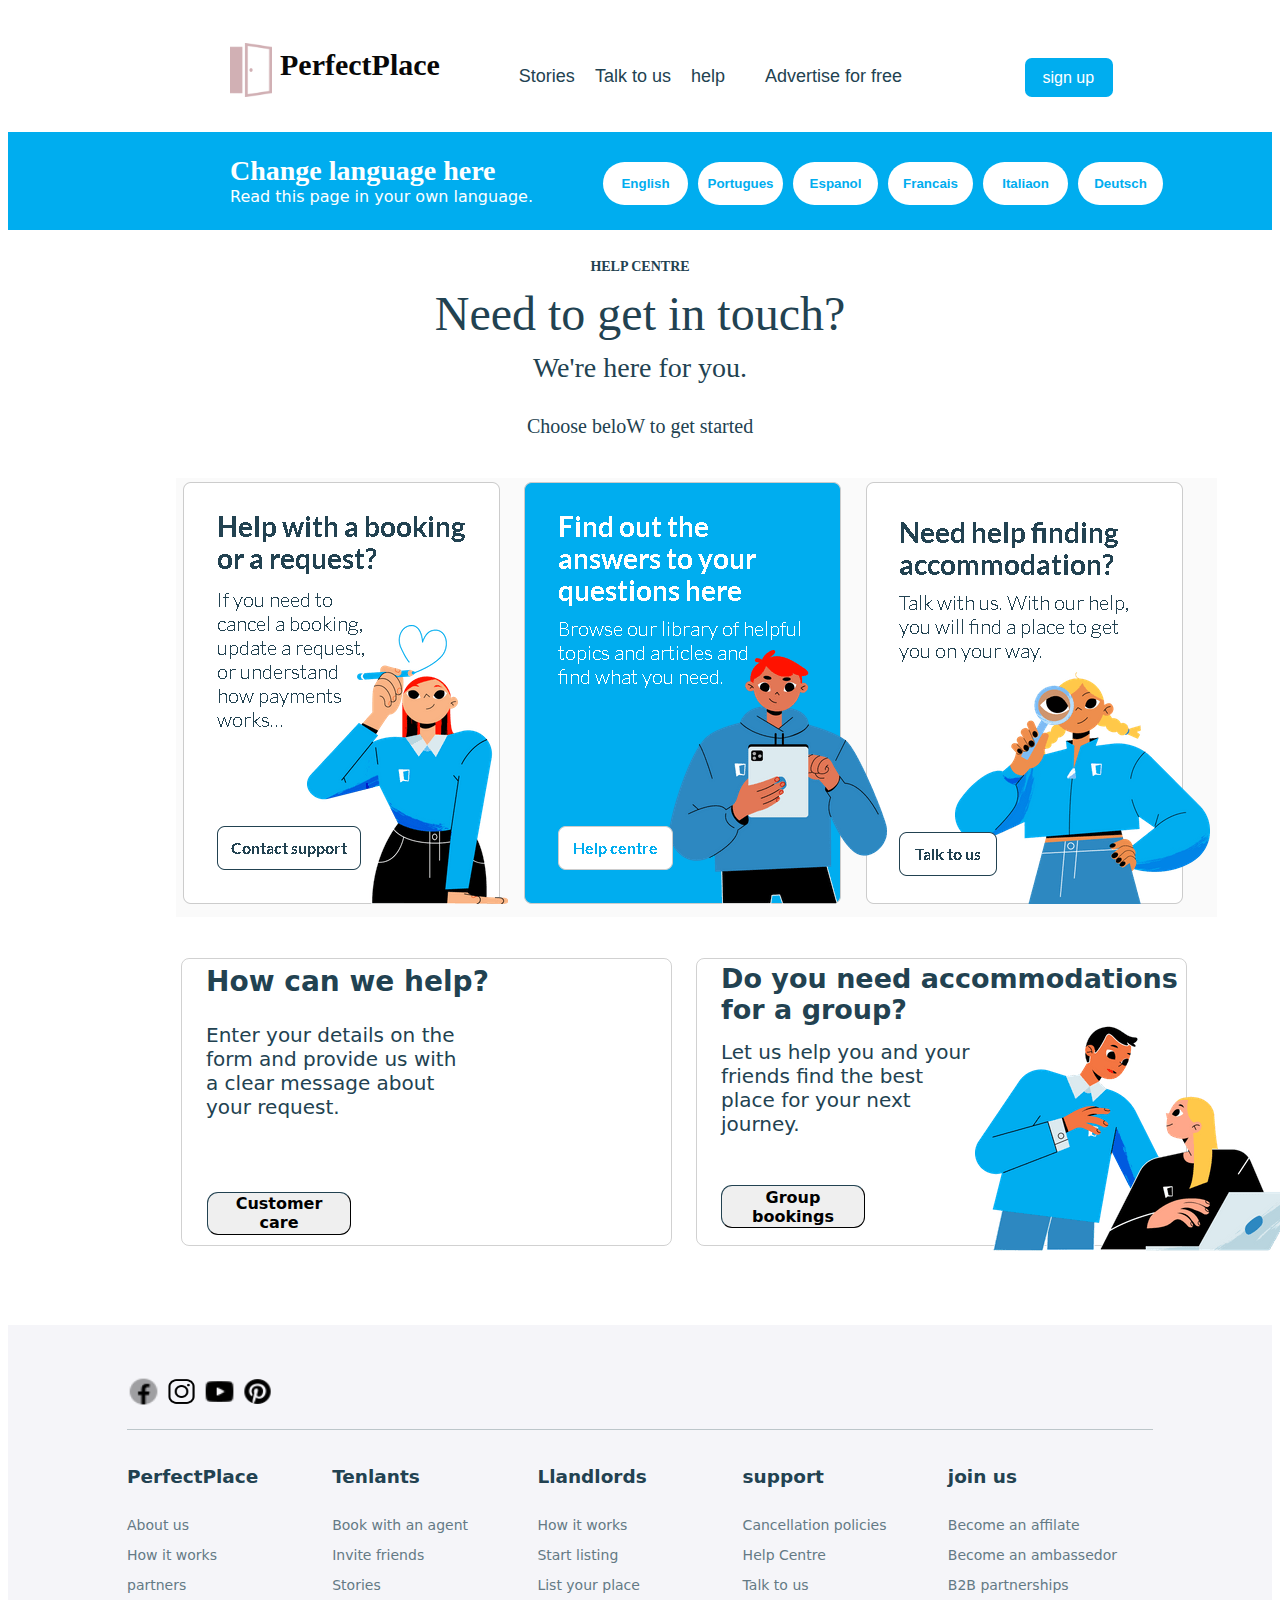
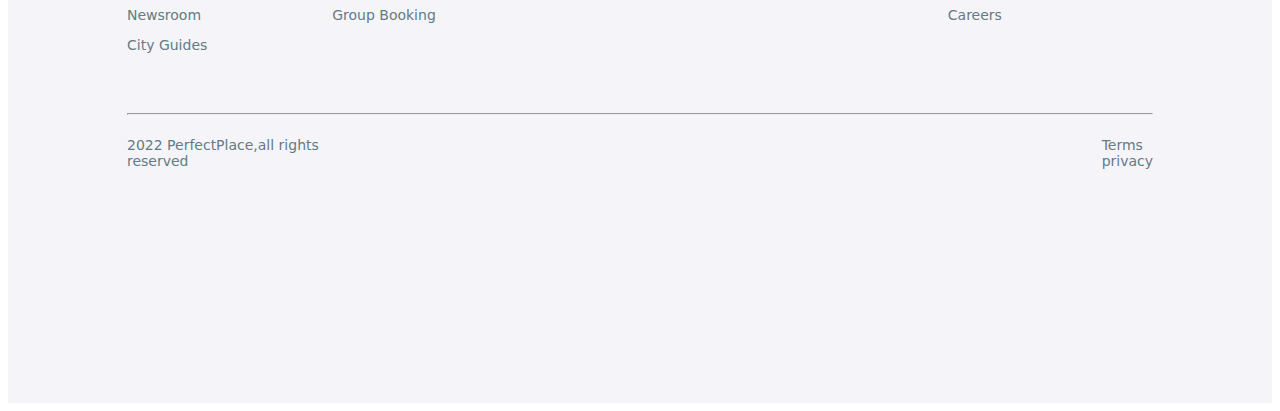
<file: talk.html>
<html>

<head>
    <title>Talk-to-us</title>
    <link rel="stylesheet" href="talk-style.css">
</head>

<body>
    <div class="navbar">
        <div class="left-nav">
            <img src="./logo.png" alt="logo" width="42px">
            <p class="p"><b>PerfectPlace</b></p>
        </div>

        <div class="navEle">
            <ul>
                <li><a href="stories.html">Stories</a></li>
                <li><a href="talk.html">Talk to us</a></li>
                <li><a href="help">help</a></li>
                <li><a href="Disciver Room Rent"></a></li>
                <li><a href="advertiment">Advertise for free</a></li>
            </ul>
            <div class="rigth-nav">
                <div class="bbtn">
                    <a href="sign-up.html"> <button class="btn2">sign up</button></a>
                </div>
            </div>
        </div>
    </div>
    <section class="sec">
        <div class="b">
            <div class="b2">
                <h2>Change language here</h2>
                <P>Read this page in your own language.</P>
            </div>
            <div class="btnnn">
                <div class="bn"><button>English</button></div>
                <div class="bn"><button>Portugues</button></div>
                <div class="bn"><button>Espanol</button> </div>
                <div class="bn"><button>Francais</button></div>
                <div class="bn"><button>Italiaon</button></div>
                <div class="bn"><button>Deutsch</button> </div>
            </div>
        </div>
    </section>
    <div class="p">
        <h4>HELP CENTRE</h4>
        <h2>Need to get in touch?</h2>
        <h3>We're here for you.</h3>
        <p>Choose beloW to get started</h3>
        </p>
    </div>
    <div class="img">
        <img src="./img/d.png">
    </div>
    <div class="ert">
        <div class="e">
            <div class="ert2">
                <h2>How can we help?</h2>
                <p>Enter your details on the form and provide us with a clear message about your request.</p>
                <div class="btt"><button class="bt">Customer care</button></div>
            </div>
        </div>
        <div class="e2">
            <div class="ert2">
                <h2>Do you need accommodations for a group?</h2>
                <div class="ert3">
                    <div class="ert4">
                        <p>Let us help you and your friends find the best place for your next journey.</p>
                        <div class="btt-2"><button class="bt">Group bookings</button></div>
                    </div>
                    <img src="./img/d2.png">
                </div>
            </div>
        </div>
    </div>
    <section class="last">
        <div class="tg">
            <img src="./img/icons8-facebook-24.png" alt="uhjh">&nbsp;
            <img src="./img/icons8-instagram-48.png" alt="uhjh">&nbsp;
            <img src="./img/icons8-youtube-24.png" alt="uhjh">&nbsp;
            <img src="./img/icons8-pinterest-30.png" alt="uhjh">&nbsp;
        </div>

        <div class="box">
            <div class="boxbox">
                <h2>PerfectPlace</h2>

                <p>About us</p>
                <p>How it works</p>
                <p>partners</p>
                <p>Newsroom</p>
                <p>City Guides</p>

            </div>
            <div class="boxbox">
                <h2>Tenlants</h2>

                <p>Book with an agent</p>
                <p>Invite friends</p>
                <p>Stories</p>
                <p>Group Booking</p>

            </div>
            <div class="boxbox">
                <h2>Llandlords</h2>
                <p>How it works</p>
                <p>Start listing</p>
                <p>List your place</p>
            </div>
            <div class="boxbox">
                <h2>support</h2>
                <p>Cancellation policies</p>
                <p>Help Centre</p>
                <p>Talk to us</p>
            </div>
            <div class="boxbox">
                <h2>join us</h2>
                <p>Become an affilate</p>
                <p>Become an ambassedor</p>
                <p>B2B partnerships</p>
                <p>Careers</p>
            </div>
        </div>
        <br>
        <br>
        <hr>

        <div class="bottom">
            <div class="345">
                <p>2022 PerfectPlace,all rights reserved</p>
            </div>
            <div class="side">
                <p>Terms privacy</p>
            </div>

        </div>
    </section>
</body>

</html>
</file>
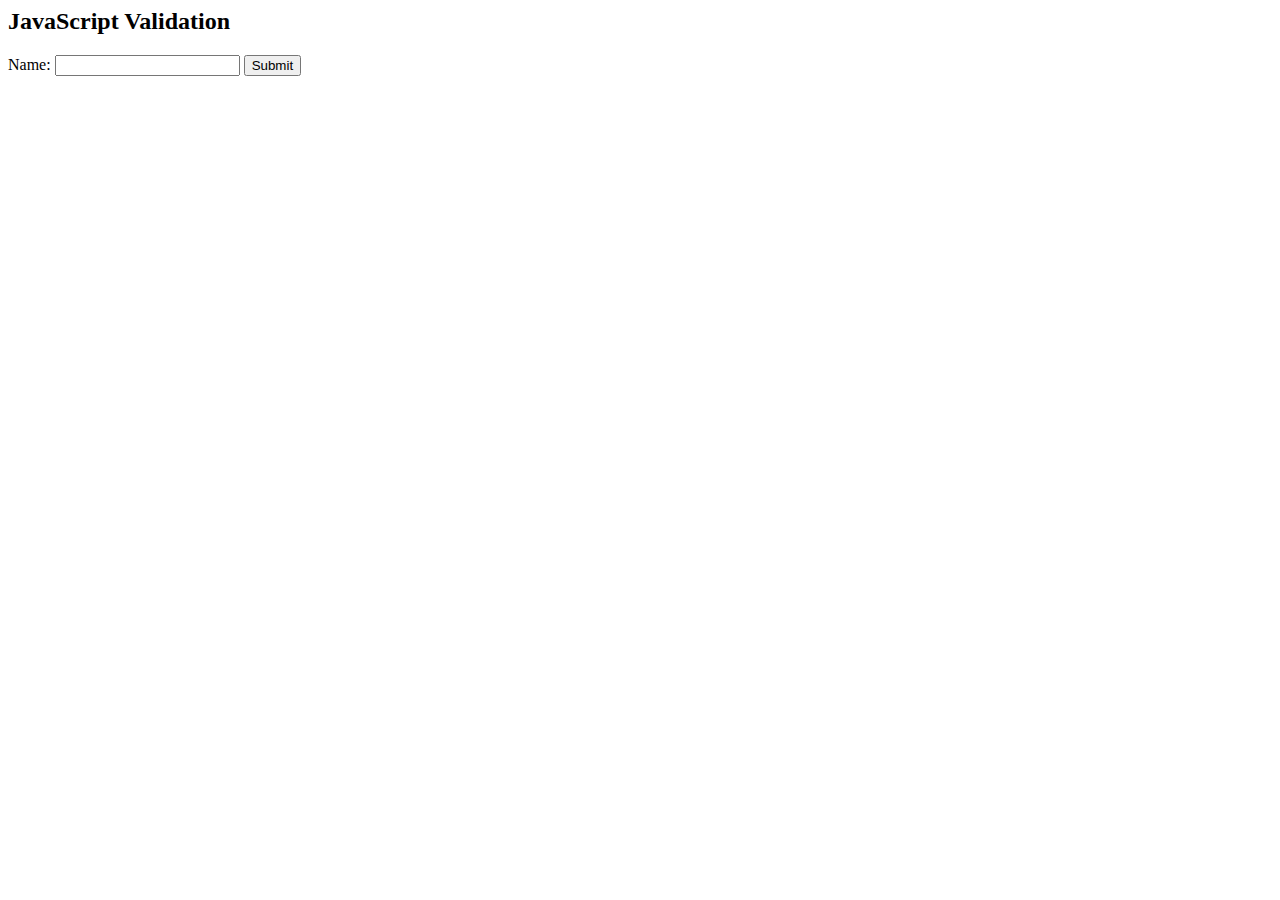
<file: js programs/pr.html>
<html>
<head>
<script>
function validateForm() {
  let x = document.forms["myForm"]["fname"].value;
  if (x == "") {
    alert("Name must be filled out");
    return false;
  }
}
</script>
</head>
<body>

<h2>JavaScript Validation</h2>

<form name="myForm" action="/action_page.php" onsubmit="return validateForm()" method="post">
  Name: <input type="text" name="fname">
  <input type="submit" value="Submit">
</form>

</body>
</html>
</file>
<file: sign-up.css>
* {
    margin: 0;
    padding: 0;
    font-family: sans-serif;
}

.sign {
    background: url(img/signimg.png) no-repeat;
    height: 564px;
    background-size: cover;
    background-position: center;
}

.sign-up {
    width: 393px;
    height: 550px;
    background: #000;
    color: #fff;
    top: 50%;
    position: absolute;
    transform: translate(-50%, -50%);
    box-sizing: border-box;
}

.sign-box {
    padding-left: 40rem;
}

form {
    font-family: sans-serif;
    padding: 7px 42px;
}

h1 {
    font-weight: bold;
    padding: 20px 61px 10px 130px;
}

h4 {
    padding-bottom: 19px;
    padding-left: 69px;
}

p {
    text-align: center;
}

.sign-box input[type="text"],
input[type="password"],
input[type="email"] {
    border: none;
    border-bottom: 1px solid #fff;
    background: transparent;
    outline: none;
    height: 29px;
    color: #fff;
    font-size: 16;
}

.sign-box input[type="text"],
input[type="password"],
input[type="email"]:hover {
    color: #c8cacd;
}

.sign-box input {
    width: 100%;
    margin-bottom: 15px;
}

.sign-box input[type="button"] {
    border: none;
    outline: none;
    height: 40px;
    background: #fb2525;
    transition: 1s;
    color: #fff;
    font-size: 18px;
    border-radius: 20px;
}

.sign-box input[type="button"]:hover {
    background: #ffc107;
    color: #40443d;
}

.img {
    padding-top: 10px;
    width: 84.3rem;
    height: 30rem;
}

.rigth-nav {
    padding-top: 0.8rem;
    padding-left: 64rem;
    display: flex;
    font-size: 1.125rem;
}

.bbtn {
    padding-left: 11px;
}

.rigth-nav a {
    text-decoration: none;
    font-size: 16px;
    padding-top: 6px;
    color: #0F730C !important;
    color: black;
    font-family: IntervalNextReg, sans-serif;
}

.btn2 {
    font-size: 1rem;
    width: 7rem;
    height: 2.2rem;
    border-color: #1A8917 !important;
    color: #0F730C !important;
    padding-right: 0.438rem;
    border-radius: 3.625rem;
    border: 1px solid black;
    text-align: center;
    cursor: pointer;
}

.line {
    display: flex;
    padding-bottom: 28px;
    padding-left: 148px;
    padding-top: 38px;
}

.line p {
    padding-left: 12px;
    font-size: 15px;
}

.i {
    height: 16px;
    width: 16px;
}

.i2 {
    height: 20px;
    width: 20px;
}

.i3 {
    height: 22px;
    width: 22px;
}

.i4 {
    height: 26px;
    width: 26px;
}

.btn3 {
    font-size: 1rem;
    width: 6rem;
    height: 1.6rem;
    border-color: #1A8917 !important;
    color: #0F730C !important;
    padding-right: 0.438rem;
    border-radius: 3.625rem;
    border: 1px solid black;
    text-align: center;
    cursor: pointer;
}

.lines {
    padding-left: 199px;
}

.hr {
    width: 63rem;
    padding-bottom: 58px;
    padding-left: 154px;
}

.h2 {
    line-height: 1.3 !important;
    font-size: 20px !important;
    font-weight: 400 !important;
    font-style: normal !important;
    letter-spacing: 0 !important;
    padding-left: 344px;
    color: rgba(0, 0, 0, .54) !important;
    fill: rgba(0, 0, 0, .54) !important;
    max-width: 700px !important;
    margin-bottom: 20px !important;
    text-align: center !important;
}

.btnn {
    padding-left: 625px;
}

.btn5 {
    width: 149px;
    height: 32px;
    border-radius: 28px;
    color: #414c48;
    border: 1px solid #746a6a;
}

.ert {
    display: flex;
    padding: 74px 109px;

}

.ert2 {
    padding-left: 40px;
}

.ert2 img {
    height: 18rem;
    border: 1px solid rgb(6 6 6 / 15%) !important;
    cursor: pointer;
    width: 32rem;
}

.ert2 img {
    padding-left: 38px;
    padding: 1px 4px;
    object-fit: cover;
    font-size: 23px;
    font-family: medium-content-sans-serif-font, "Lucida Grande", "Lucida Sans Unicode", "Lucida Sans", Geneva, Arial, sans-serif !important;
    font-weight: 700 !important;
    font-style: normal !important;
    letter-spacing: 0 !important;
    line-height: 1.1 !important;
    cursor: pointer;
}

.ert2 h5 {
    color: #4d5454;
    font-size: medium;
}

.ert h2 {
    padding: 12px;
    font-size: 27px;
}

.logo img {
    width: 52px;
    height: 52px;
    border-radius: 51px;

}

.logo {
    display: flex;
    padding-top: 23px;
}

.logo h2 {
    color: #40443d;
    padding: 3px;
    padding-left: 17px;
    font-size: 20px;
}

.ert2 h3 {
    padding: 15px 0px;
}

.ert2 h3 {
    padding: 15px 0px;
}

.ert3 {
    padding-left: 17px;
}

.ert3 p {
    font-weight: 500 !important;
    font-size: 15px;
    text-align: center;
}

.ert-2 {
    display: flex;
    padding: 53px 78px;

}

.ert--2 {
    padding-left: 61px;
    width: 20rem;
}

.ert--2 img {
    height: 14rem;
    border: 1px solid rgb(6 6 6 / 15%) !important;
    cursor: pointer;
    width: 22rem;
}

.ert--2 img {
    padding-left: 38px;
    padding: 1px 4px;
    object-fit: cover;
    font-size: 23px;
    font-family: medium-content-sans-serif-font, "Lucida Grande", "Lucida Sans Unicode", "Lucida Sans", Geneva, Arial, sans-serif !important;
    font-weight: 700 !important;
    font-style: normal !important;
    letter-spacing: 0 !important;
    line-height: 1.1 !important;
    cursor: pointer;
}

.ert--2 h5 {
    color: #4d5454;
    font-size: medium;
}

.ert h2 {
    padding: 12px;
    font-size: 27px;
}

.logo img {
    width: 52px;
    height: 52px;
    border-radius: 51px;

}

.logo {
    display: flex;
    padding-top: 23px;
}

.logo h2 {
    color: #40443d;
    padding: 3px;
    padding-left: 17px;
    font-size: 18px;
}

.ert--2 h3 {
    padding: 15px 0px;
}

.ert--2 h3 {
    padding: 15px 0px;
}

.ert3 {
    padding-left: 17px;
}

.ert3 p {
    font-weight: 500 !important;
    font-size: 15px;
    text-align: center;
}

.hrr {
    padding: 20px 140px;
}

.l {
    display: flex;
    color: rgba(0, 0, 0, .54);
    background: rgba(0, 0, 0, 0);
    text-decoration: none;
    cursor: pointer;
    line-height: 35px !important;
    text-align: right;
    padding-left: 622px;
    margin-left: 15px !important;
    font-family: medium-content-sans-serif-font, -apple-system, BlinkMacSystemFont, "Segoe UI", Roboto, Oxygen, Ubuntu, Cantarell, "Open Sans", "Helvetica Neue", sans-serif;
    letter-spacing: 0;
    font-weight: 400;
    font-style: normal;
}
</file>
<file: talk-style.css>
.navbar {
    display: flex;
    padding: 0px 214px;
}

.rigth-nav {
    padding: 0.4rem 2.438rem 0.31rem 6.375rem;
    display: flex;
    font-size: 1.125rem;
}

/*.p b {
    font-weight: 700;
    color: #224251;
    font-size: 34px;
    line-height: 17px;
    font-family: Arial, sans-serif;
}*/

.left-nav {
    display: flex;
}

.navbar img {
    padding: 2.188rem 0.5rem;
    padding-left: 5.563rem;
    height: 4.375rem;
    cursor: pointer;
}

.navEle {
    display: flex;
    padding: 2.75rem 3.125rem 0.75rem 1.9370000000000003rem;
}

.navEle ul {
    width: 401px;
}

.navEle ul li {
    list-style: none;
    display: inline-block;
    position: relative;
    padding: 0rem 0.5rem;
    font-size: 1.125rem;
}

.navEle ul li a {
    color: #224251;
    cursor: pointer;
    font-family: Arial, sans-serif;
    text-decoration: none;
    font-size: 14px;
    line-height: 17px;
    font-size: 18px;
}

.navbar img {
    padding: 2.188rem 0.5rem;
    height: 3.375rem;
    height: 3.375rem;
    cursor: pointer;
}

.navEle ul li {
    list-style: none;
    display: inline-block;
    position: relative;
    padding: 0rem 0.5rem;
    font-size: 1.125rem;
}

.btn {
    width: 11.625rem;
    height: 2.5rem;
    border-radius: 0.625rem;
    background-color: #95cfd5;
    border: none;
    text-align: center;
    cursor: pointer;
}

.p {
    color: rgb(8, 8, 8);
    padding-top: 0.6200000000000001rem;
    font-size: 1.875rem;
    text-decoration: none;
    cursor: pointer;
    font-family: 'Brush Script MT', cursive;
}

.btn2 {
    font-size: 1rem;
    width: 5.5rem;
    height: 2.425rem;
    padding-right: 0.438rem;
    border-radius: 0.425rem;
    background-color: rgba(0, 173, 239, 1);
    border: none;
    text-align: center;
    color: white;
    cursor: pointer;
}

.bbtn {
    padding-left: 11px;
}

.b2 h2 {
    font-size: 28px;
    padding-top: 23px;
    font-weight: 600;
    margin: 0;
}

.rigth-nav a {
    text-decoration: none;
    padding-top: 6px;
    color: rgb(7, 7, 7);
    font-family: IntervalNextReg, sans-serif;
}

.p2 {
    padding-left: 4.438rem;
    color: rgb(10, 10, 10);
    font-size: 4.375rem;

}

.btn {
    width: 11.625rem;
    height: 2.5rem;
    border-radius: 0.625rem;
    background-color: #95cfd5;
    border: none;
    text-align: center;
    cursor: pointer;
}

.button {
    padding-left: 20px;
    padding-top: 10px;
}

.ert3 {
    display: flex;
}

.rigth-nav a {
    text-decoration: none;
    padding-top: 6px;
    color: rgb(5, 5, 5);
    font-family: IntervalNextReg, sans-serif;
}

.sec {
    height: 98px;
    color: #fdffff;
    background-color: rgba(0, 173, 239, 1);
}

.b {
    display: flex;
}

.b2 {
    padding: 0px 30px 0px 222px;
}

.btnnn {
    display: flex;
    padding: 30px;
}

.b2 p {
    margin: 0;
    font-family: system-ui, -apple-system, BlinkMacSystemFont, 'Segoe UI', Roboto, Oxygen, Ubuntu, Cantarell, 'Open Sans', 'Helvetica Neue', sans-serif;
}

.btnnn button {
    border: none;
    color: #00adef;
    background-color: white;
    font-weight: bolder;
    text-align: center;
    cursor: pointer;
    height: 43px;
    width: 85px;
    border-radius: 30px;
}

.bn {
    padding-left: 10px;
}

.p h4 {
    font-size: 14px;
    font-family: Lato;
    font-weight: 700;
    font-style: normal;
    color: rgb(34, 66, 81);
    text-align: center;
}

.p h2 {
    color: rgb(34, 66, 81);
    line-height: 0;
    font-size: 48px;
    font-family: Lato;
    font-weight: 200;
    font-style: normal;
    text-align: center;
}

.p h3 {
    font-size: 28px;
    font-family: Lato;
    font-weight: 400;
    font-style: normal;
    color: rgb(34, 66, 81);
    line-height: 0;
    text-align: center;
    padding-top: 14px;
}

.p p {
    color: rgb(34, 66, 81);
    line-height: 0;
    padding-top: 30px;
    font-size: 20px;
    font-family: Lato;
    font-weight: 400;
    font-style: normal;
    text-align: center;
}

.img {
    padding: 32px 168px;
    cursor: pointer;
}

.ert {
    padding: 9px 149px;
    display: flex;
    padding-bottom: 79px;
}

.ert2 {
    padding-left: 24px;
    border-style: solid;
    border-width: 1px;
    width: 465px;
    height: 286px;
    border-color: #bdb8b8;
    border-radius: 8px;
    display: block;
    border: 1px solid #0000002e;
}

.e {
    padding-left: 24px;
}

.e p {
    width: 270px;
    padding: 17px 0px;
}

.e2 {
    padding-left: 24px;
}

.e h2 {
    font-weight: 700;
    font-size: 28px;
    font-style: normal;
    font-family: system-ui, -apple-system, BlinkMacSystemFont, 'Segoe UI', Roboto, Oxygen, Ubuntu, Cantarell, 'Open Sans', 'Helvetica Neue', sans-serif;
    color: rgb(34, 66, 81);
    line-height: 0;
}

.e2 h2 {
    padding-top: 4px;
    margin: 0;
    font-weight: 700;
    font-size: 27px;
    margin-block-end: 1.2999999999999998px;
    font-style: normal;
    font-family: system-ui, -apple-system, BlinkMacSystemFont, 'Segoe UI', Roboto, Oxygen, Ubuntu, Cantarell, 'Open Sans', 'Helvetica Neue', sans-serif;
    color: rgb(34, 66, 81);
}

.ert4 p {
    margin-block-start: 0.7em;
}

.ert2 p {
    font-family: system-ui, -apple-system, BlinkMacSystemFont, 'Segoe UI', Roboto, Oxygen, Ubuntu, Cantarell, 'Open Sans', 'Helvetica Neue', sans-serif;
    font-weight: 300;
    width: 254px;
    font-style: normal;
    color: rgb(34, 66, 81);
    font-size: 20px;
}

.bt {
    display: block;
    padding: 0 8px 0 8px;
    width: 144px;
    height: 43px;
    position: absolute;
    border-width: 1px;
    border-color: #224251;
    text-align: center;
    border-radius: 11px;
    font-size: 16px;
    line-height: 19px;
    font-weight: 700;
    font-family: system-ui, -apple-system, BlinkMacSystemFont, 'Segoe UI', Roboto, Oxygen, Ubuntu, Cantarell, 'Open Sans', 'Helvetica Neue', sans-serif;
    font-style: normal;
    cursor: pointer;
}

.bt:hover {
    background-color: rgba(0, 173, 239, 1);
}

.btt {
    padding: 36px 1px;
}

.btt-2 {
    padding: 29px 0px;
}

.ert4 img {
    height: 13rem;
    width: 36rem;
}

.last {
    background-color: #f5f5f9;
    height: 64vh;
    padding: 51px 119px;
    font-family: system-ui, -apple-system, BlinkMacSystemFont, 'Segoe UI', Roboto, Oxygen, Ubuntu, Cantarell, 'Open Sans', 'Helvetica Neue', sans-serif;
}

.match {
    height: 114vh;
}

.box {
    display: flex;
    text-decoration: none;
}

li {
    text-decoration: none;
}

.boxbox {
    width: 241px;
}

.box h2 {
    padding-bottom: 15px;
    padding-top: 20px;
    font-family: system-ui, -apple-system, BlinkMacSystemFont, 'Segoe UI', Roboto, Oxygen, Ubuntu, Cantarell, 'Open Sans', 'Helvetica Neue', sans-serif;
    font-size: 1.155rem;
    font-weight: 700;
    color: rgb(34, 66, 81);
    cursor: pointer;
}

.bottom {
    display: flex;
}

.bottom p {
    font-family: system-ui, -apple-system, BlinkMacSystemFont, 'Segoe UI', Roboto, Oxygen, Ubuntu, Cantarell, 'Open Sans', 'Helvetica Neue', sans-serif;
    font-size: 0.875rem;
    color: rgb(100, 122, 133);
    text-decoration: none;
    cursor: pointer;
}

.box p {
    font-family: system-ui, -apple-system, BlinkMacSystemFont, 'Segoe UI', Roboto, Oxygen, Ubuntu, Cantarell, 'Open Sans', 'Helvetica Neue', sans-serif;
    font-size: 0.875rem;
    color: rgb(100, 122, 133);
    text-decoration: none;
    cursor: pointer;

}

.side p {
    padding-left: 758px;
    cursor: pointer;
}

.tg {
    display: flex;
    -webkit-box-align: center;
    align-items: center;
    padding-bottom: 22px;
    border-bottom: 1px solid rgb(188, 198, 202);
}

.tg img {
    height: 31px;
    width: 33px;
    cursor: pointer;
}
</file>
